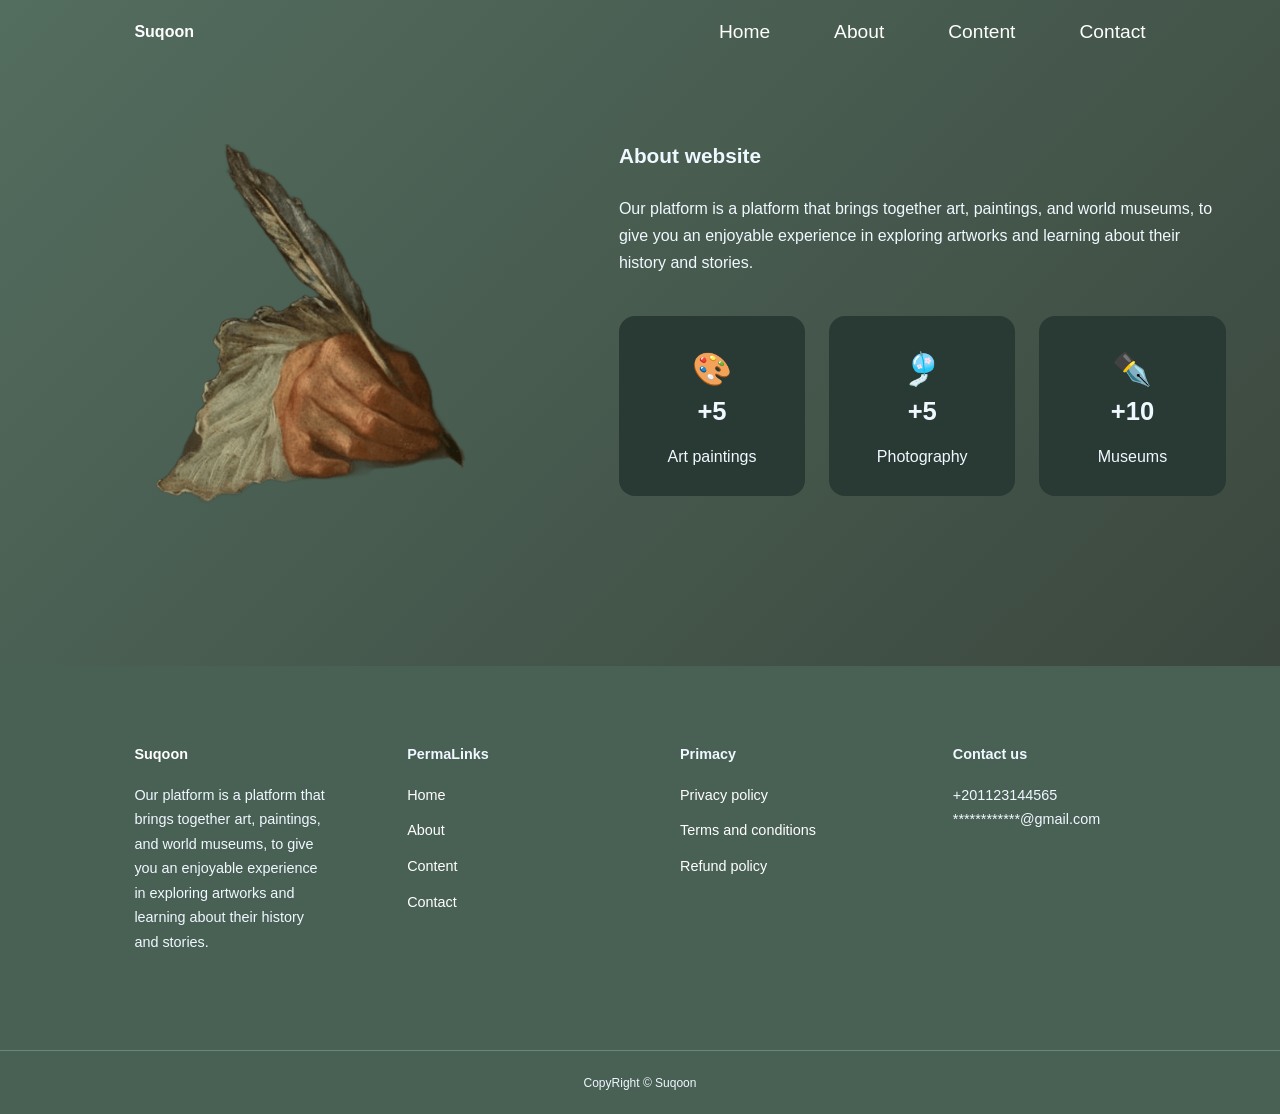
<file: About.html>
<!DOCTYPE html>
<html lang="en">
<head>
    <meta charset="UTF-8">
    <meta name="viewport" content="width=device-width, initial-scale=1.0">
    <title>Suqoon</title>
<!-------------------------------------------------- ICONOUT CDN ---------------------------------------------->
<link rel="stylesheet" href="css-1/fontawesome.min.css">
<link rel="stylesheet" href="css-1/brands.min.css">

<!-------------------------------------------------- ICONOUT CDN ---------------------------------------------->
<link rel="stylesheet" href="./css/style.css">
<link rel="stylesheet" href="./css/About.css">

</head>
<body>
    <nav>
<!-- --------------------------------head------------------------------------ -->
    <div class="container nav_container">
<a href="index.html"><h4>Suqoon</h4></a>
<ul class="nav_menu">
    <li><a href="index.html">Home</a></li>
    <li><a href="About.html">About</a></li>
    <li><a href="Our content.html">Content</a></li>
    <li><a href="Contact us.html">Contact</a></li>
</ul>
<!-- --------------------------------head------------------------------------ -->
 <button id="open-menu-btn"><!-- 1 -->
<i class="fa-solid fa-bars"></i>
</button><!-- 2 -->

 <button id="close-menu-btn"><!-- 1 -->
<i class="fa-solid fa-xmark"></i>
</button><!-- 2 -->

</div><!-- container nav_container -->
    </nav>
<!----------------End nav------------------------------------------------------------------------------------------------------------------>
<!----------------about website------------------------------------------------------------------------------------------------------------------>
<section class="about__website">
    <div class="container about__website-container">
        <div class="about__website-left">
            <img src="imgs/34910.png">
        </div>
        <div class="about__website-right">
            <h1>About website</h1>
            <p>
               Our platform is a platform that brings together art, paintings, and world museums, to give you an enjoyable experience in exploring artworks and learning about their history and stories.            
            </p>
            <div class="about__card">

                <article class="about__cards">
                    <span class="about__icon">
                        🎨
                    </span>
                    <h3>+5</h3>
                    <p>Art paintings</p>
                </article>

                <article class="about__cards">
                    <span class="about__icon">
                        🎐
                    </span>
                    <h3>+5</h3>
                    <p>Photography</p>
                </article>

                <article class="about__cards">
                    <span class="about__icon">
                        ✒️
                    </span>
                    <h3>+10</h3>
                    <p>Museums</p>
                </article>

            </div>
        </div>
    </div>
</section>
<!----------------End about website------------------------------------------------------------------------------------------------------------------>
<!----------------Footer------------------------------------------------------------------------------------------------------------------>
 <footer>
  <div class="container footer__container">

       <div class="footer__1">
        <a href="index.html" class="footer__logo"><h4>Suqoon</h4></a>
        <p>
          Our platform is a platform that brings together art, paintings, and world museums, to give you an enjoyable experience in exploring artworks and learning about their history and stories.
        </p>
       </div>

       <div class="footer__2">
        <h4>PermaLinks</h4>
        <ul class="PermaLinks">
          <li><a href="index.html">Home</a></li>
          <li><a href="About.html">About</a></li>
          <li><a href="Our content.html">Content</a></li>
          <li><a href="Contact us.html">Contact</a></li>
        </ul>
      </div>

       <div class="footer__3">
        <h4>Primacy</h4>
        <ul class="Privacy">
          <li><a href="#">Privacy policy</a></li>
          <li><a href="#">Terms and conditions</a></li>
          <li><a href="#">Refund policy</a></li>
        </ul>
        </div>

       <div class="footer__4">
        <h4>Contact us</h4>
        <div>
          <p>+201123144565</p>
          <p>************@gmail.com</p>
        </div>
        
      </div>
    
  </div>

  <div class="footer__copyright">
      <small>CopyRight &copy; Suqoon </small>
  </div>
    
 </footer>
<!----------------End footer------------------------------------------------------------------------------------------------------------------>
 

<script src="./main.js"></script>


</body>
</html>
</file>
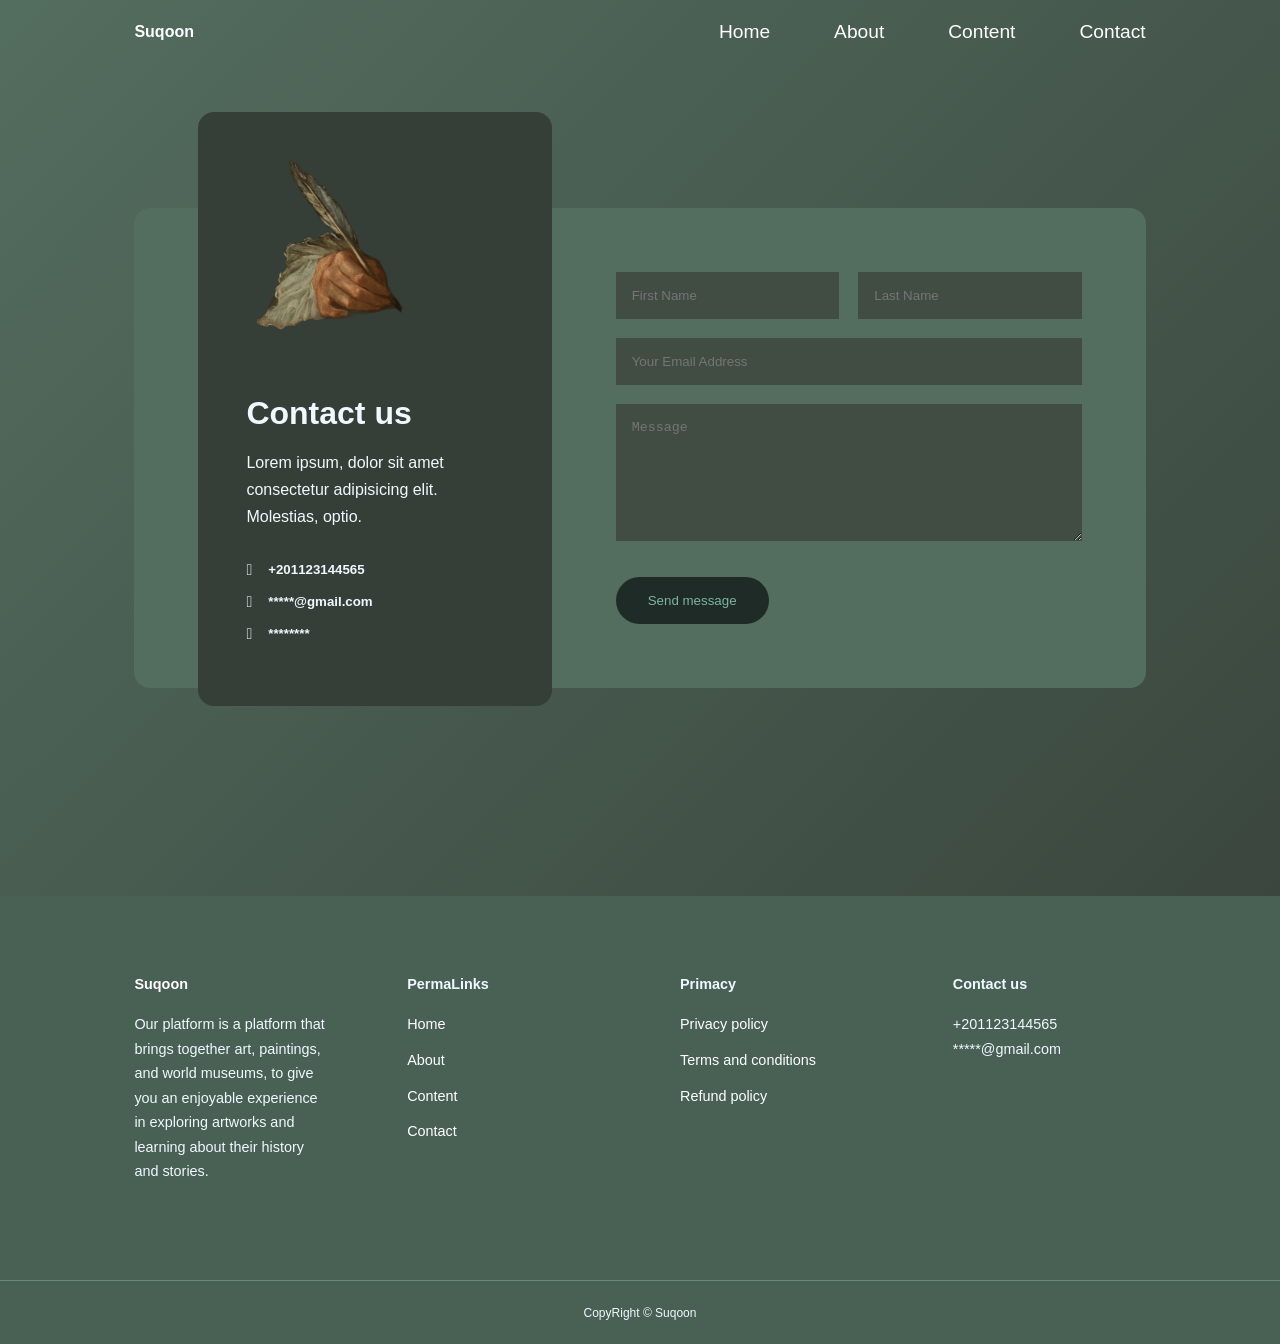
<file: Contact us.html>
<!DOCTYPE html>
<html lang="en">
<head>
    <meta charset="UTF-8">
    <meta name="viewport" content="width=device-width, initial-scale=1.0">
    <title>Suqoon</title>
<!-------------------------------------------------- ICONOUT CDN ---------------------------------------------->
<link rel="stylesheet" href="css-1/fontawesome.min.css">
<link rel="stylesheet" href="css-1/brands.min.css">

<!-------------------------------------------------- ICONOUT CDN ---------------------------------------------->
<link rel="stylesheet" href="./css/style.css">
<link rel="stylesheet" href="./css/Contact us.css">

</head>
<body>
    <nav>
<!-- --------------------------------head------------------------------------ -->
    <div class="container nav_container">
<a href="index.html"><h4>Suqoon</h4></a>
<ul class="nav_menu">
    <li><a href="index.html">Home</a></li>
    <li><a href="About.html">About</a></li>
    <li><a href="Our content.html">Content</a></li>
    <li><a href="Contact us.html">Contact</a></li>
</ul>
<!-- --------------------------------head------------------------------------ -->
 <button id="open-menu-btn"><!-- 1 -->
<i class="fa-solid fa-bars"></i>
</button><!-- 2 -->

 <button id="close-menu-btn"><!-- 1 -->
<i class="fa-solid fa-xmark"></i>
</button><!-- 2 -->

</div><!-- container nav_container -->
    </nav>
<!----------------End nav------------------------------------------------------------------------------------------------------------------>
<!----------------contact------------------------------------------------------------------------------------------------------------------>
<section class="contact">
     <div class="container contact__container">
      <aside class="contact__aside">
        <div class="aside__img">
          <img src="imgs/34910.png">
        </div>
        <h2>Contact us</h2>
        <p>
          Lorem ipsum, dolor sit amet consectetur adipisicing elit. Molestias, optio.
        </p>
        <ul class="contact__details">

          <li>
            <i class="fa-solid fa-phone-volume"></i>
            <h5>+201123144565</h5>
          </li>

          <li>
            <i class="fa-solid fa-envelope"></i>
            <h5>*****@gmail.com</h5>
          </li>

          <li>
            <i class="fa-solid fa-location-dot"></i>
            <h5>********</h5>
          </li>
        </ul>
      </aside>

      <form action="https://formspree.io/f/mgojrzlr"  method ="POST" class="contact__form">
        <div class="form__name">
          <input type="text" name="First Name" placeholder="First Name" required>
          <input type="text" name="Last Name" placeholder="Last Name" required>
        </div>
        <input type="email" name="Email Address" placeholder="Your Email Address" required>
        <textarea name="message" rows="7" placeholder="Message" required></textarea>
        <button type="submit" class="btn btn-primary">Send message</button>
      </form>
     </div>
</section>
<!----------------End contact------------------------------------------------------------------------------------------------------------------>
  <!----------------Footer------------------------------------------------------------------------------------------------------------------>
 <footer>
  <div class="container footer__container">

       <div class="footer__1">
        <a href="index.html" class="footer__logo"><h4>Suqoon</h4></a>
        <p>
          Our platform is a platform that brings together art, paintings, and world museums, to give you an enjoyable experience in exploring artworks and learning about their history and stories.
        </p>
       </div>

       <div class="footer__2">
        <h4>PermaLinks</h4>
        <ul class="PermaLinks">
          <li><a href="index.html">Home</a></li>
          <li><a href="About.html">About</a></li>
          <li><a href="Our content.html">Content</a></li>
          <li><a href="Contact us.html">Contact</a></li>
        </ul>
      </div>

       <div class="footer__3">
        <h4>Primacy</h4>
        <ul class="Privacy">
          <li><a href="#">Privacy policy</a></li>
          <li><a href="#">Terms and conditions</a></li>
          <li><a href="#">Refund policy</a></li>
        </ul>
        </div>

       <div class="footer__4">
        <h4>Contact us</h4>
        <div>
          <p>+201123144565</p>
          <p>*****@gmail.com</p>
        </div>
        
      </div>
    
  </div>

  <div class="footer__copyright">
      <small>CopyRight &copy; Suqoon </small>
  </div>
    
 </footer>
<!----------------End footer------------------------------------------------------------------------------------------------------------------>
 

<script src="./main.js"></script>


</body>
</html>
</file>
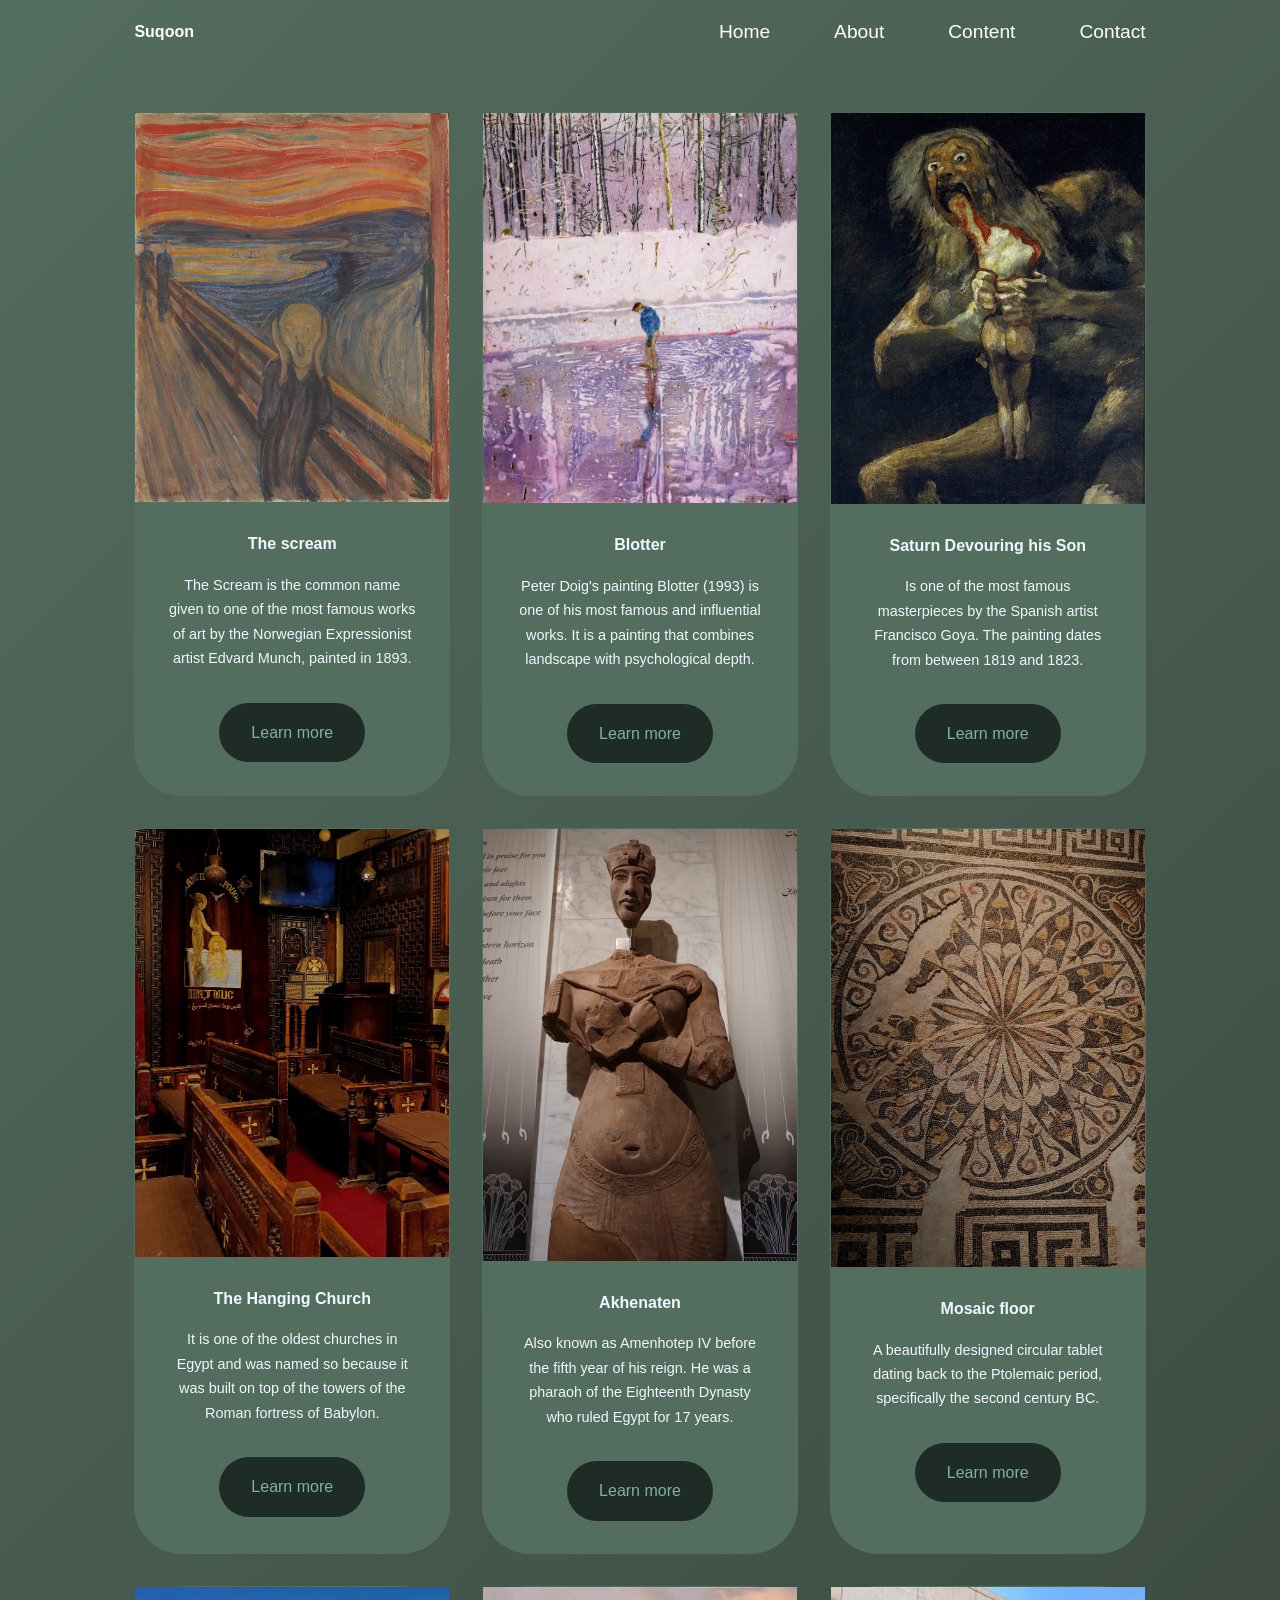
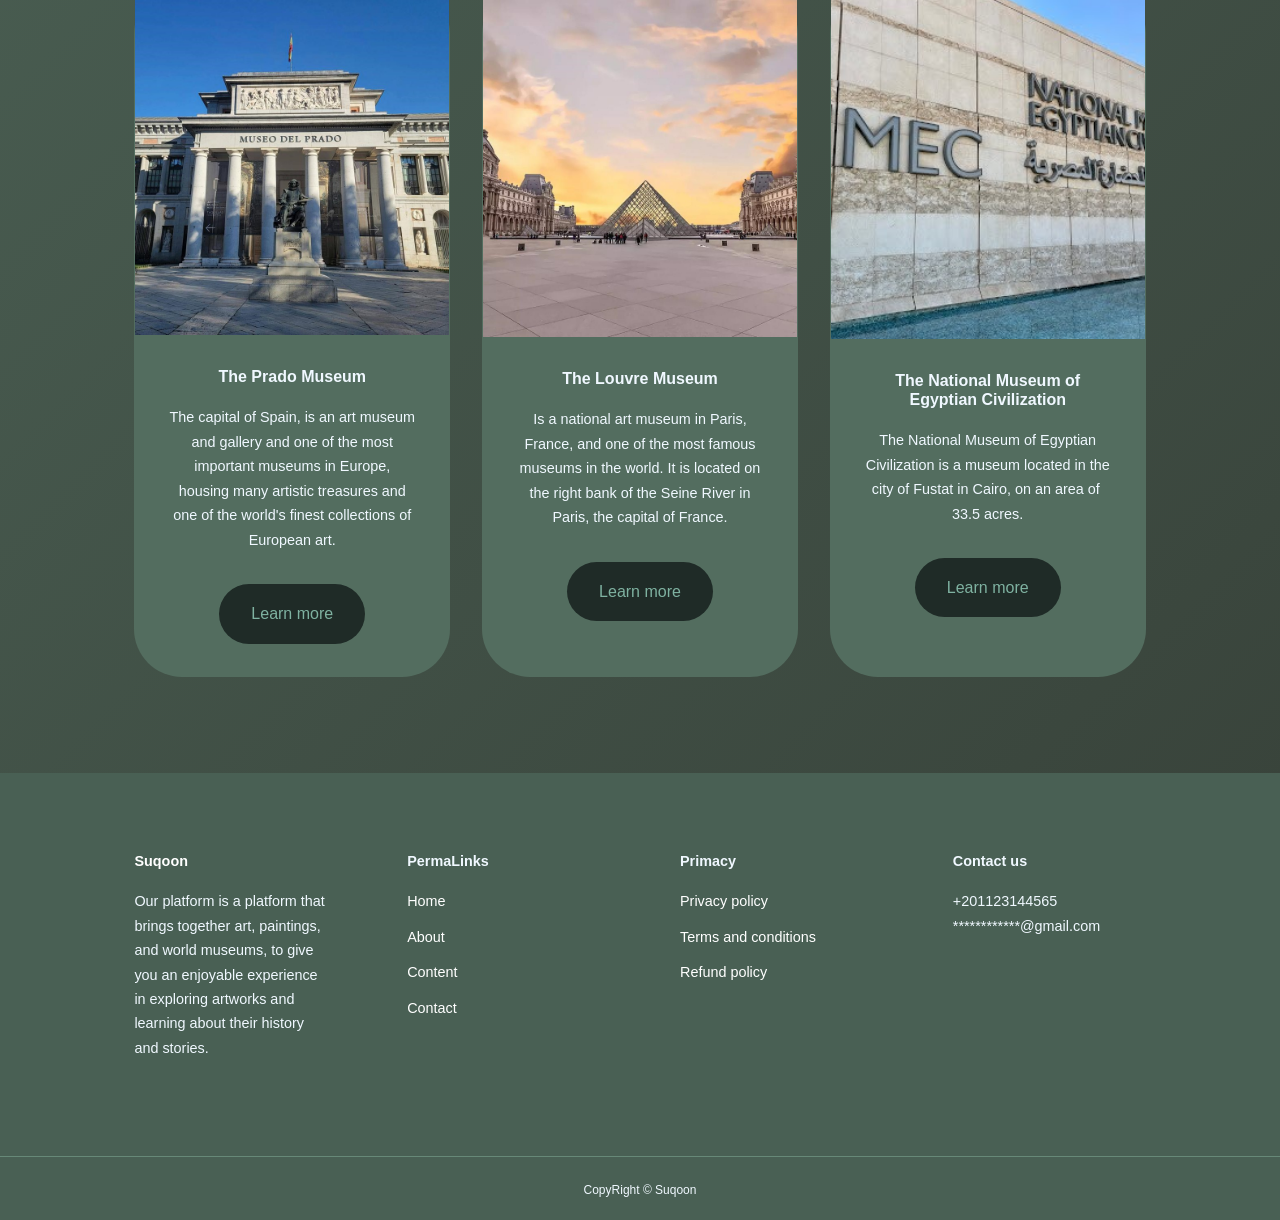
<file: Our content.html>
<!DOCTYPE html>
<html lang="en">
<head>
    <meta charset="UTF-8">
    <meta name="viewport" content="width=device-width, initial-scale=1.0">
    <title>Suqoon</title>
<!-------------------------------------------------- ICONOUT CDN ---------------------------------------------->
<link rel="stylesheet" href="css-1/fontawesome.min.css">
<link rel="stylesheet" href="css-1/brands.min.css">

<!-------------------------------------------------- ICONOUT CDN ---------------------------------------------->
<link rel="stylesheet" href="./css/style.css">
<link rel="stylesheet" href="./css/About.css">
<style>
  .courses{
    margin-top: 1rem;
  }
</style>

</head>
<body>
    <nav>
<!-- --------------------------------head------------------------------------ -->
    <div class="container nav_container">
<a href="index.html"><h4>Suqoon</h4></a>
<ul class="nav_menu">
    <li><a href="index.html">Home</a></li>
    <li><a href="About.html">About</a></li>
    <li><a href="Our content.html">Content</a></li>
    <li><a href="Contact us.html">Contact</a></li>
</ul>
<!-- --------------------------------head------------------------------------ -->
 <button id="open-menu-btn"><!-- 1 -->
<i class="fa-solid fa-bars"></i>
</button><!-- 2 -->

 <button id="close-menu-btn"><!-- 1 -->
<i class="fa-solid fa-xmark"></i>
</button><!-- 2 -->

</div><!-- container nav_container -->
    </nav>
<!----------------End nav------------------------------------------------------------------------------------------------------------------>
<!----------------courses------------------------------------------------------------------------------------------------------------------>
<section class="courses">
  <div class="container courses__container">

    <article class="course">
      <div class="courses__img">
        <img src="imgs/Edvard_Munch,_1893,_The_Scream,_oil,_tempera_and_pastel_on_cardboard,_91_x_73_cm,_National_Gallery_of_Norway.jpg">
      </div>
      <div class="courses__info">
      <h4>The scream</h4>
      <p>The Scream is the common name given to one of the most famous works of art by the Norwegian Expressionist artist Edvard Munch, painted in 1893.</p>
      <a href="Our content.html" class="btn btn-primary">Learn more</a>
      </div>
    </article>

    <article class="course">
      <div class="courses__img">
        <img src="imgs/GRAdyDUXcAA6TQX.jpg">
      </div>
      <div class="courses__info">
      <h4>Blotter</h4>
      <p>Peter Doig's painting Blotter (1993) is one of his most famous and influential works. It is a painting that combines landscape with psychological depth.</p>
      <a href="Our content.html" class="btn btn-primary">Learn more</a>
      </div>
    </article>
    
    <article class="course">
      <div class="courses__img">
        <img src="imgs/website.jpg">
      </div>
      <div class="courses__info">
      <h4>Saturn Devouring his Son</h4>
      <p>Is one of the most famous masterpieces by the Spanish artist Francisco Goya. The painting dates from between 1819 and 1823.</p>
      <a href="Our content.html" class="btn btn-primary">Learn more</a>
      </div>
    </article>

    <article class="course">
      <div class="courses__img">
        <img src="imgs/20260202_152446.jpg">
      </div>
      <div class="courses__info">
      <h4>The Hanging Church</h4>
      <p>It is one of the oldest churches in Egypt and was named so because it was built on top of the towers of the Roman fortress of Babylon.</p>
      <a href="Our content.html" class="btn btn-primary">Learn more</a>
      </div>
    </article>

    <article class="course">
      <div class="courses__img">
        <img src="imgs/20260202_111424.jpg">
      </div>
      <div class="courses__info">
      <h4>Akhenaten</h4>
      <p>Also known as Amenhotep IV before the fifth year of his reign. He was a pharaoh of the Eighteenth Dynasty who ruled Egypt for 17 years.</p>
      <a href="Our content.html" class="btn btn-primary">Learn more</a>
      </div>
    </article>

    <article class="course">
      <div class="courses__img">
        <img src="imgs/20260202_113326.jpg">
      </div>
      <div class="courses__info">
      <h4>Mosaic floor</h4>
      <p>A beautifully designed circular tablet dating back to the Ptolemaic period, specifically the second century BC.</p>
      <a href="Our content.html" class="btn btn-primary">Learn more</a>
      </div>
    </article>

    <article class="course">
      <div class="courses__img">
        <img src="imgs/2La4A2xRHloU5G6NMGIImYGUARDgrQR4xEInXly16gCY-Gw3i1GeU-2LS1pRfCC8itF_trHBk-itKsvwMEhRdDV4DPo_K804DdRCXFflhRFd-2noJUqEnIJAnVEnGCPAkppX80fv_UqRhUu80HfapHYro3LahbGIwc5JuoJeRb0.jpg">
      </div>
      <div class="courses__info">
      <h4>The Prado Museum</h4>
      <p>The capital of Spain, is an art museum and gallery and one of the most important museums in Europe, housing many artistic treasures and one of the world's finest collections of European art.</p>
      <a href="Our content.html" class="btn btn-primary">Learn more</a>
      </div>
    </article>

    <article class="course">
      <div class="courses__img">
        <img src="imgs/mFs9US5dJu9HGAuZVv-SRty2r-7Hlxp37IEeMYACBWUpQdgB2mM8CR4uRyzAxCue9PIxa11liEHAIIUyKOLVExugV5H94W3n4Kn5Ed15-1zf4zO5a5b2VD4QS46t2zZ1QmtX2zEYL9mvTJV7m1vulJDfsmFUH4LwLVNWJ0XWHho.jpg">
      </div>
      <div class="courses__info">
      <h4>The Louvre Museum</h4>
      <p>Is a national art museum in Paris, France, and one of the most famous museums in the world. It is located on the right bank of the Seine River in Paris, the capital of France.</p>
      <a href="Our content.html" class="btn btn-primary">Learn more</a>
      </div>
    </article>

    <article class="course">
      <div class="courses__img">
        <img src="imgs/unnamed.jpg">
      </div>
      <div class="courses__info">
      <h4>The National Museum of Egyptian Civilization</h4>
      <p>The National Museum of Egyptian Civilization is a museum located in the city of Fustat in Cairo, on an area of ​​33.5 acres.</p>
      <a href="Our content.html" class="btn btn-primary">Learn more</a>
      </div>
    </article>      

  </div>

</section>
<!----------------End courses------------------------------------------------------------------------------------------------------------------>

  <!----------------Footer------------------------------------------------------------------------------------------------------------------>
 <footer>
  <div class="container footer__container">

       <div class="footer__1">
        <a href="index.html" class="footer__logo"><h4>Suqoon</h4></a>
        <p>
          Our platform is a platform that brings together art, paintings, and world museums, to give you an enjoyable experience in exploring artworks and learning about their history and stories.
        </p>
       </div>

       <div class="footer__2">
        <h4>PermaLinks</h4>
        <ul class="PermaLinks">
          <li><a href="index.html">Home</a></li>
          <li><a href="About.html">About</a></li>
          <li><a href="Our content.html">Content</a></li>
          <li><a href="Contact us.html">Contact</a></li>
        </ul>
      </div>

       <div class="footer__3">
        <h4>Primacy</h4>
        <ul class="Privacy">
          <li><a href="#">Privacy policy</a></li>
          <li><a href="#">Terms and conditions</a></li>
          <li><a href="#">Refund policy</a></li>
        </ul>
        </div>

       <div class="footer__4">
        <h4>Contact us</h4>
        <div>
          <p>+201123144565</p>
          <p>************@gmail.com</p>
        </div>
        
      </div>
    
  </div>

  <div class="footer__copyright">
      <small>CopyRight &copy; Suqoon </small>
  </div>
    
 </footer>
<!----------------End footer------------------------------------------------------------------------------------------------------------------>
 

<script src="./main.js"></script>


</body>
</html>
</file>
<file: css/style.css>
*{
    margin: 0;
    padding: 0;
    border: 0;
    outline: 0;
    text-decoration: none;
    list-style: none;
    box-sizing: border-box;
}
:root{
    --container-width-lg : 79%;
    --container-width-md : 90%;
    --container-width-sm : 94%;
    
    --transition : all 400ms ease;
}
body{
    font-family:'Gill Sans', 'Gill Sans MT', Calibri, 'Trebuchet MS', sans-serif;
    line-height: 1.7;
    color: aliceblue;
    /* background: linear-gradient(135deg, #0F172A, #1E3A8A); */
    background: linear-gradient(135deg, #536d5f,#363f37);
    cursor: default;
}
.container{
    width: var(--container-width-lg);
    margin: 0 auto;
}
section{
    padding: 6rem 0;
}
section h2{
    text-align: center;
    margin-bottom: 4rem;
}
h1,h2,h3,h4,h5{
    line-height:1.2 ;
}
h1{
    font-size: 2.4rem;
}
h2{
    font-size: 2rem;
}
h3{
    font-size: 1.6rem;
}
h1{
    font-size: 1.3rem;
}
a{
    color:#fff;
}
img{
    width : 100%;
    display : block;
    object-fit: cover;
}
.btn{
    display: inline-block;
     background: #1f2b27;
    color: #7fb2a1;
    border-radius: 30px;
    padding: 1rem 2rem;
    font-weight: 500;
    transition: var(--transition);
}
.btn:hover{
    background:#1f2b279e;
    color: #278968;
    border-radius: 30px;
}
.btn-primary{
    background: #1f2b27;
    color: #7fb2a1;
    border-radius: 30px;    
}
/* ------------------------------------------navar---------------------------------------- */
nav{
    background: transparent;
    width: 100vw;
    height: 4rem;
    position: fixed;
    top: 0;
    z-index: 11;
}
/*change navbar style on scroll using javascript*/
.window-scroll{
    background:#536d5fb8;
    box-shadow: 0 1rem 2rem rgba(0, 0, 0, 0.2);
}
.nav_container{
    height: 100%;
    display: flex;
    justify-content: space-between;
    align-items: center;
}
nav button{
    display: none;
}
.nav_menu{
    display: flex;
    align-items: center;
    gap: 4rem;
}
.nav_menu a{
    font-size: 1.2rem;
    transition: var(--transition);
}
.nav_menu a:hover{
    color: #97d6c1;
}
/* ------------------------------------------end navbar---------------------------------------- */
/* ------------------------------------------header---------------------------------------- */
header{
    position: relative;
    top: 5rem;
    overflow: hidden;
    height: 80vh;
    margin-bottom:5rem ;
}
.h1-header{
    font-size: 25px;
    margin-bottom:15rem 3rem;
}
.header__container{
    display: grid;
    grid-template-columns: 1fr 1fr;
    align-items: center;
    gap: 5rem;
    height: 100%;
    font-size:25px;
}
.header__left p{
    margin: 1rem 0 1.4rem;
    margin-bottom: 15rem 3rem ;
}
/* ------------------------------------------end header---------------------------------------- */
/* ------------------------------------------categories---------------------------------------- */
.categories{
    background:#536d5f;
    height: 25rem;
}
.categories h1{
    line-height: 1;
    margin-bottom: 3rem;
}
.categories__container{
    display: grid;
    grid-template-columns: 40% 60%;
}
.categories__left{
    margin-right: 4rem;
}
.categories__left p{
    margin: 1rem 0 3rem;
}
.categories__right{
    display: grid;
    grid-template-columns: repeat(2,1fr);
    gap: 1.2rem;
    transition: var(--transition);
}
.category{
    background:#363f37;
    padding: 2rem;
    border-radius: 2rem;
}
.category:hover{
    box-shadow: 0 3rem 3rem #1f2b2755;
    z-index: 1;
}
.category__icon{
    padding: 0.7rem;
    border-radius: 0.9rem;
}
.category h5{
    margin: 2rem 0 1rem;
}
.category p{
    font-size: 0.85rem;
}
/* ------------------------------------------end categories---------------------------------------- */
/* ------------------------------------------courses---------------------------------------- */
.courses{
    margin-top: 10rem;
}
.courses__container{
    display: grid;
    grid-template-columns: repeat(3,1fr);
    gap: 2rem;
}
.course{
    background:#536d5f ;
    text-align: center;
    border: 1px solid transparent;
    transition: var(--transition);
    border-radius: 3rem;
}
.course:hover{
    background: transparent;
    border-color: #293934;
}
.courses__info{
    padding: 2rem;
}
.courses__info p{
 margin: 1.2rem 0 2rem;
 font-size: 0.9rem;
}
/* ------------------------------------------End courses---------------------------------------- */
/* ------------------------------------------Artest---------------------------------------- */
.testimonial__container{
    overflow-x: hidden;
    position: relative;
    margin-bottom: 5rem;
}
.testimonial{
    padding-top: 2rem;
}
.avatar{
    width: 6rem;
    height: 6rem;
    border-radius: 50%;
    overflow: hidden;
    margin: 0 auto 1rem;
    border: 1rem solid #536d5f;
}
.testimonial__info{
    text-align: center;
}
.testimonial__body{
    background: #1f2b27;
    padding: 2rem;
    margin-top: 3rem;
    position: relative;
}
.testimonial__body::before{
    content: "";
    display: block;
    background: linear-gradient(135deg,transparent,#1f2b27,#1f2b27);
    width: 3rem;
    height: 3rem;
    position: absolute;
    left: 50%;
    top: -1.5rem;
    transform: rotate(45deg);
}
/* ------------------------------------------End Artest---------------------------------------- */
/* ------------------------------------------Footer---------------------------------------- */
footer{
    background: #496054;
    padding-top: 5rem;
    font-size: 0.9rem;
}
.footer__container{
    display: grid;
    grid-template-columns: repeat(4,1fr);
    gap: 5rem;
}
.footer__container > div h4{
    margin-bottom: 1.2rem;
}
.footer__1 p{
    margin: 1rem 0 2rem;
} 
footer ul li{
    margin-bottom: 0.7rem;
}
footer ul li a:hover{
    text-decoration: underline;
}
.footer__copyright{
    text-align: center;
    margin-top: 4rem;
    padding: 1.2rem 0;
    border-top: 1px solid #678978;
}
/* ------------------------------------------End Footer---------------------------------------- */
/* ------------------------------------------Media queries tablets---------------------------------------- */
@media screen and (max-width : 1024px){
    .container{
        width: 90%;
    }
    h1{
        font-size: 2.2rem;
    }
    h2{
        font-size: 1.7rem;
    }
    h3{
        font-size: 1.4rem;
    }
    h4{
        font-size: 1.2rem;
    }
/* ------------------------------------------end navbar---------------------------------------- */
nav button{
    display: inline-block;
    background: transparent;
    font-size: 1.8rem;
    color: #fff;
    cursor: pointer;
}
nav button#close-menu-btn{
    display: none;
}
.nav_menu{
    position: fixed;
    top: 5rem;
    right: 5%;
    height: fit-content;
    width: 18rem;
    flex-direction: column;
    gap: 0;
    display: none;
}
.nav_menu li{
    width: 100%;
    height: 5.8rem;
    animation: animationNavItems 400ms linear forwards;
    transform-origin: top right;
    opacity: 0;
}
.nav_menu li:nth-child(2){
    animation-delay:200ms ;
}
.nav_menu li:nth-child(3){
    animation-delay:400ms ;
}
.nav_menu li:nth-child(4){
    animation-delay:600ms ;
}
@keyframes animationNavItems {
    0%{
        transform: rotateZ(-90deg);
    }
    100%{
        transform: rotateZ(0);
        opacity: 1;
    }
}
.nav_menu li a{
    background: #536d5f;
    box-shadow: -4rem 6rem 10rem rgba(0, 0, 0, 0.6);
    width: 100%;
    height: 100%;
    display: grid;
    place-items: center;
}
.nav_menu li a:hover{
    background:#363f37;
    color: #fff;
}
/* ------------------------------------------end navbar---------------------------------------- */
/* ------------------------------------------header---------------------------------------- */
header{
    height: 52vh;
    margin-bottom: 4rem;
}
.header__container{
    gap:0;
    padding-bottom: 3rem;
}
/* ------------------------------------------end header---------------------------------------- */
/* ------------------------------------------categories---------------------------------------- */
.categories{
    height: auto;
}
.categories__container{
    grid-template-columns: 1fr;
    gap: 3rem;
}
.categories__left{
    margin-right: 0;
}
/* ------------------------------------------end categories---------------------------------------- */
/* ------------------------------------------courses---------------------------------------- */
.courses{
    margin-top: 0;
}
.courses__container{
    grid-template-columns: 1fr 1fr;
}
/* ------------------------------------------end courses---------------------------------------- */
/* ------------------------------------------footer---------------------------------------- */
.footer__container{
    grid-template-columns: 1fr 1fr;
}
/* ------------------------------------------end footer---------------------------------------- */
}
/* ------------------------------------------End Media queries tablets---------------------------------------- */


/* ------------------------------------------Media queries phone---------------------------------------- */
@media screen and  (max-width:600px){
    .container{
        width: 94%;
    }
/* ------------------------------------------navbar---------------------------------------- */
.nav_menu{
    right: 3%;
}
/* ------------------------------------------end navbar---------------------------------------- */
/* ------------------------------------------header---------------------------------------- */
header{
    height: 100vh;
}
.header__container{
    grid-template-columns: 1fr;
    text-align: center;
}
.header__left p{
    margin-bottom: 1.3rem;
}
/* ------------------------------------------end header---------------------------------------- */
/* ------------------------------------------categories---------------------------------------- */
.categories__right{
    grid-template-columns: 1fr 1fr ;
    gap: 0.7rem;
}
.category{
    padding: 1rem;
    border-radius: 1rem;
}
.category__icon{
    margin-top: 4px;
    display: inline-block;
}
/* ------------------------------------------end categories---------------------------------------- */
/* ------------------------------------------courses---------------------------------------- */
.courses__container{
    grid-template-columns: 1fr;
}
/* ------------------------------------------end courses---------------------------------------- */
/* ------------------------------------------Artes---------------------------------------- */
.testimonial__body{
    padding: 1.2rem;
}
/* ------------------------------------------end Artes---------------------------------------- */
/* ------------------------------------------footer---------------------------------------- */
.footer__container{
    grid-template-columns: 1fr;
    text-align: center;
    gap: 2rem;
}
.footer__1 p{
    margin: 1rem auto;
}
/* ------------------------------------------end footer---------------------------------------- */
}
/* ------------------------------------------End Media queries phone---------------------------------------- */
</file>
<file: css/About.css>
.about__website{
    margin-top: 3rem;
}
.about__website-container{
    display: grid;
    grid-template-columns: 40% 60%;
    gap: 5rem;
}
.about__website-right > p{
    margin: 1.6rem 0 2.5rem;
}
.about__card{
    display: grid;
    grid-template-columns: repeat(3,1fr);
    gap: 1.5rem;
}
.about__cards{
    background: #293934;
    padding: 1.6rem;
    border-radius: 1rem;
    text-align: center;
    transition: var(--transition);
}
.about__cards:hover{
   background: #536d5fdb ;
   box-shadow: 0 1rem rgba(0, 0, 0, 0.2);
}
.about__icon{
    font-size: 2rem;
}
.about__cards p{
    margin-top: 1rem;
}
.about__cards h4{
    margin-top: 1rem;
}
/* ------------------------------------------Media queries tablets---------------------------------------- */
@media screen and  (max-width:1024px){
.about__website{
    margin-top: 2rem;
}
.about__website-container{
    grid-template-columns: 1fr;
    gap: 4rem;
}
.about__website-left{
    width: 80%;
    margin: 0 auto;
}
}
/* ------------------------------------------End Media queries tablets---------------------------------------- */

/* ------------------------------------------Media queries phone---------------------------------------- */
@media screen and  (max-width:600px){
    .about__card{
        grid-template-columns: 1fr 1fr;
        gap: 0.7rem;
    }
}

/* ------------------------------------------End Media queries phone---------------------------------------- */
</file>
<file: css/Contact us.css>
.contact__container{
    background: #536d5f;
    padding: 4rem;
    display: grid;
    grid-template-columns: 40% 60%;
    gap: 4rem;
    height: 30rem;
    margin: 7rem auto;
    border-radius: 1rem;
}
/*------------------------------aside----------------------*/
.contact__aside{
    background: #363f37;
    padding: 3rem;
    border-radius: 1rem;
    position: relative;
    bottom: 10rem;
}
.aside__img{
    width: 12rem;
    margin-bottom: 2rem;
}
.contact__aside h2{
    text-align: left;
    margin-bottom: 1rem;
}
.contact__aside p{
    text-size: 0.9rem;
    margin-bottom: 2rem;
}
.contact__details li{
    display: flex;
    gap: 1rem;
    align-items: center;
    margin-bottom: 1rem;
}
/*------------------------------end aside----------------------*/
/*------------------------------Form----------------------*/
.contact__form{
    display: flex;
    flex-direction: column;
    gap: 1.2rem;
    margin-right: 4rem;
}
.form__name{
    display: flex;
    gap: 1.2rem;
}
.contact__form input[type="text"]{
    width: 50%;
}
input,textarea{
    width: 100%;
    padding: 1rem;
    background: #414d43;
    color: #fff;
}
.contact__form .btn{
    width: max-content;
    margin-top: 1rem;
    cursor: pointer;
}
/*------------------------------end Form----------------------*/
/* ------------------------------------------Media queries tablets---------------------------------------- */
@media screen and  (max-width:1024px){
    .contact{
        /*padding-bottom:0; */
    }
    .contact__container{
        gap: 1.5rem;
        margin-top: 3rem;
        height: auto;
        padding: 1.5rem;
    }
    .contact__aside{
        width: auto;
        padding: 1.5rem;
        bottom: 0;
    }
    .contact__form{
        align-self: center;
        margin-right: 1.5rem;
    }
}
/* ------------------------------------------End Media queries tablets---------------------------------------- */

/* ------------------------------------------Media queries phone---------------------------------------- */
@media screen and  (max-width:600px){
    .contact__container{
        grid-template-columns: 1fr;
        gap: 3rem;
        margin-top: 0;
        padding: 0;
    }
    .contact__form{
        margin: 0 1.5rem 3rem;
    }
    .form__name{
        flex-direction: column;
    }
    .form__name input[type="text"]{
        width: 100%;
    }
}
/* ------------------------------------------End Media queries phone---------------------------------------- */
</file>
<file: css-1/brands.min.css>
/*!
 * Font Awesome Free 6.7.2 by @fontawesome - https://fontawesome.com
 * License - https://fontawesome.com/license/free (Icons: CC BY 4.0, Fonts: SIL OFL 1.1, Code: MIT License)
 * Copyright 2024 Fonticons, Inc.
 */
:host,:root{--fa-style-family-brands:"Font Awesome 6 Brands";--fa-font-brands:normal 400 1em/1 "Font Awesome 6 Brands"}@font-face{font-family:"Font Awesome 6 Brands";font-style:normal;font-weight:400;font-display:block;src:url(../webfonts/fa-brands-400.woff2) format("woff2"),url(../webfonts/fa-brands-400.ttf) format("truetype")}.fa-brands,.fab{font-weight:400}.fa-monero{--fa:"\f3d0"}.fa-hooli{--fa:"\f427"}.fa-yelp{--fa:"\f1e9"}.fa-cc-visa{--fa:"\f1f0"}.fa-lastfm{--fa:"\f202"}.fa-shopware{--fa:"\f5b5"}.fa-creative-commons-nc{--fa:"\f4e8"}.fa-aws{--fa:"\f375"}.fa-redhat{--fa:"\f7bc"}.fa-yoast{--fa:"\f2b1"}.fa-cloudflare{--fa:"\e07d"}.fa-ups{--fa:"\f7e0"}.fa-pixiv{--fa:"\e640"}.fa-wpexplorer{--fa:"\f2de"}.fa-dyalog{--fa:"\f399"}.fa-bity{--fa:"\f37a"}.fa-stackpath{--fa:"\f842"}.fa-buysellads{--fa:"\f20d"}.fa-first-order{--fa:"\f2b0"}.fa-modx{--fa:"\f285"}.fa-guilded{--fa:"\e07e"}.fa-vnv{--fa:"\f40b"}.fa-js-square,.fa-square-js{--fa:"\f3b9"}.fa-microsoft{--fa:"\f3ca"}.fa-qq{--fa:"\f1d6"}.fa-orcid{--fa:"\f8d2"}.fa-java{--fa:"\f4e4"}.fa-invision{--fa:"\f7b0"}.fa-creative-commons-pd-alt{--fa:"\f4ed"}.fa-centercode{--fa:"\f380"}.fa-glide-g{--fa:"\f2a6"}.fa-drupal{--fa:"\f1a9"}.fa-jxl{--fa:"\e67b"}.fa-dart-lang{--fa:"\e693"}.fa-hire-a-helper{--fa:"\f3b0"}.fa-creative-commons-by{--fa:"\f4e7"}.fa-unity{--fa:"\e049"}.fa-whmcs{--fa:"\f40d"}.fa-rocketchat{--fa:"\f3e8"}.fa-vk{--fa:"\f189"}.fa-untappd{--fa:"\f405"}.fa-mailchimp{--fa:"\f59e"}.fa-css3-alt{--fa:"\f38b"}.fa-reddit-square,.fa-square-reddit{--fa:"\f1a2"}.fa-vimeo-v{--fa:"\f27d"}.fa-contao{--fa:"\f26d"}.fa-square-font-awesome{--fa:"\e5ad"}.fa-deskpro{--fa:"\f38f"}.fa-brave{--fa:"\e63c"}.fa-sistrix{--fa:"\f3ee"}.fa-instagram-square,.fa-square-instagram{--fa:"\e055"}.fa-battle-net{--fa:"\f835"}.fa-the-red-yeti{--fa:"\f69d"}.fa-hacker-news-square,.fa-square-hacker-news{--fa:"\f3af"}.fa-edge{--fa:"\f282"}.fa-threads{--fa:"\e618"}.fa-napster{--fa:"\f3d2"}.fa-snapchat-square,.fa-square-snapchat{--fa:"\f2ad"}.fa-google-plus-g{--fa:"\f0d5"}.fa-artstation{--fa:"\f77a"}.fa-markdown{--fa:"\f60f"}.fa-sourcetree{--fa:"\f7d3"}.fa-google-plus{--fa:"\f2b3"}.fa-diaspora{--fa:"\f791"}.fa-foursquare{--fa:"\f180"}.fa-stack-overflow{--fa:"\f16c"}.fa-github-alt{--fa:"\f113"}.fa-phoenix-squadron{--fa:"\f511"}.fa-pagelines{--fa:"\f18c"}.fa-algolia{--fa:"\f36c"}.fa-red-river{--fa:"\f3e3"}.fa-creative-commons-sa{--fa:"\f4ef"}.fa-safari{--fa:"\f267"}.fa-google{--fa:"\f1a0"}.fa-font-awesome-alt,.fa-square-font-awesome-stroke{--fa:"\f35c"}.fa-atlassian{--fa:"\f77b"}.fa-linkedin-in{--fa:"\f0e1"}.fa-digital-ocean{--fa:"\f391"}.fa-nimblr{--fa:"\f5a8"}.fa-chromecast{--fa:"\f838"}.fa-evernote{--fa:"\f839"}.fa-hacker-news{--fa:"\f1d4"}.fa-creative-commons-sampling{--fa:"\f4f0"}.fa-adversal{--fa:"\f36a"}.fa-creative-commons{--fa:"\f25e"}.fa-watchman-monitoring{--fa:"\e087"}.fa-fonticons{--fa:"\f280"}.fa-weixin{--fa:"\f1d7"}.fa-shirtsinbulk{--fa:"\f214"}.fa-codepen{--fa:"\f1cb"}.fa-git-alt{--fa:"\f841"}.fa-lyft{--fa:"\f3c3"}.fa-rev{--fa:"\f5b2"}.fa-windows{--fa:"\f17a"}.fa-wizards-of-the-coast{--fa:"\f730"}.fa-square-viadeo,.fa-viadeo-square{--fa:"\f2aa"}.fa-meetup{--fa:"\f2e0"}.fa-centos{--fa:"\f789"}.fa-adn{--fa:"\f170"}.fa-cloudsmith{--fa:"\f384"}.fa-opensuse{--fa:"\e62b"}.fa-pied-piper-alt{--fa:"\f1a8"}.fa-dribbble-square,.fa-square-dribbble{--fa:"\f397"}.fa-codiepie{--fa:"\f284"}.fa-node{--fa:"\f419"}.fa-mix{--fa:"\f3cb"}.fa-steam{--fa:"\f1b6"}.fa-cc-apple-pay{--fa:"\f416"}.fa-scribd{--fa:"\f28a"}.fa-debian{--fa:"\e60b"}.fa-openid{--fa:"\f19b"}.fa-instalod{--fa:"\e081"}.fa-files-pinwheel{--fa:"\e69f"}.fa-expeditedssl{--fa:"\f23e"}.fa-sellcast{--fa:"\f2da"}.fa-square-twitter,.fa-twitter-square{--fa:"\f081"}.fa-r-project{--fa:"\f4f7"}.fa-delicious{--fa:"\f1a5"}.fa-freebsd{--fa:"\f3a4"}.fa-vuejs{--fa:"\f41f"}.fa-accusoft{--fa:"\f369"}.fa-ioxhost{--fa:"\f208"}.fa-fonticons-fi{--fa:"\f3a2"}.fa-app-store{--fa:"\f36f"}.fa-cc-mastercard{--fa:"\f1f1"}.fa-itunes-note{--fa:"\f3b5"}.fa-golang{--fa:"\e40f"}.fa-kickstarter,.fa-square-kickstarter{--fa:"\f3bb"}.fa-grav{--fa:"\f2d6"}.fa-weibo{--fa:"\f18a"}.fa-uncharted{--fa:"\e084"}.fa-firstdraft{--fa:"\f3a1"}.fa-square-youtube,.fa-youtube-square{--fa:"\f431"}.fa-wikipedia-w{--fa:"\f266"}.fa-rendact,.fa-wpressr{--fa:"\f3e4"}.fa-angellist{--fa:"\f209"}.fa-galactic-republic{--fa:"\f50c"}.fa-nfc-directional{--fa:"\e530"}.fa-skype{--fa:"\f17e"}.fa-joget{--fa:"\f3b7"}.fa-fedora{--fa:"\f798"}.fa-stripe-s{--fa:"\f42a"}.fa-meta{--fa:"\e49b"}.fa-laravel{--fa:"\f3bd"}.fa-hotjar{--fa:"\f3b1"}.fa-bluetooth-b{--fa:"\f294"}.fa-square-letterboxd{--fa:"\e62e"}.fa-sticker-mule{--fa:"\f3f7"}.fa-creative-commons-zero{--fa:"\f4f3"}.fa-hips{--fa:"\f452"}.fa-css{--fa:"\e6a2"}.fa-behance{--fa:"\f1b4"}.fa-reddit{--fa:"\f1a1"}.fa-discord{--fa:"\f392"}.fa-chrome{--fa:"\f268"}.fa-app-store-ios{--fa:"\f370"}.fa-cc-discover{--fa:"\f1f2"}.fa-wpbeginner{--fa:"\f297"}.fa-confluence{--fa:"\f78d"}.fa-shoelace{--fa:"\e60c"}.fa-mdb{--fa:"\f8ca"}.fa-dochub{--fa:"\f394"}.fa-accessible-icon{--fa:"\f368"}.fa-ebay{--fa:"\f4f4"}.fa-amazon{--fa:"\f270"}.fa-unsplash{--fa:"\e07c"}.fa-yarn{--fa:"\f7e3"}.fa-square-steam,.fa-steam-square{--fa:"\f1b7"}.fa-500px{--fa:"\f26e"}.fa-square-vimeo,.fa-vimeo-square{--fa:"\f194"}.fa-asymmetrik{--fa:"\f372"}.fa-font-awesome,.fa-font-awesome-flag,.fa-font-awesome-logo-full{--fa:"\f2b4"}.fa-gratipay{--fa:"\f184"}.fa-apple{--fa:"\f179"}.fa-hive{--fa:"\e07f"}.fa-gitkraken{--fa:"\f3a6"}.fa-keybase{--fa:"\f4f5"}.fa-apple-pay{--fa:"\f415"}.fa-padlet{--fa:"\e4a0"}.fa-amazon-pay{--fa:"\f42c"}.fa-github-square,.fa-square-github{--fa:"\f092"}.fa-stumbleupon{--fa:"\f1a4"}.fa-fedex{--fa:"\f797"}.fa-phoenix-framework{--fa:"\f3dc"}.fa-shopify{--fa:"\e057"}.fa-neos{--fa:"\f612"}.fa-square-threads{--fa:"\e619"}.fa-hackerrank{--fa:"\f5f7"}.fa-researchgate{--fa:"\f4f8"}.fa-swift{--fa:"\f8e1"}.fa-angular{--fa:"\f420"}.fa-speakap{--fa:"\f3f3"}.fa-angrycreative{--fa:"\f36e"}.fa-y-combinator{--fa:"\f23b"}.fa-empire{--fa:"\f1d1"}.fa-envira{--fa:"\f299"}.fa-google-scholar{--fa:"\e63b"}.fa-gitlab-square,.fa-square-gitlab{--fa:"\e5ae"}.fa-studiovinari{--fa:"\f3f8"}.fa-pied-piper{--fa:"\f2ae"}.fa-wordpress{--fa:"\f19a"}.fa-product-hunt{--fa:"\f288"}.fa-firefox{--fa:"\f269"}.fa-linode{--fa:"\f2b8"}.fa-goodreads{--fa:"\f3a8"}.fa-odnoklassniki-square,.fa-square-odnoklassniki{--fa:"\f264"}.fa-jsfiddle{--fa:"\f1cc"}.fa-sith{--fa:"\f512"}.fa-themeisle{--fa:"\f2b2"}.fa-page4{--fa:"\f3d7"}.fa-hashnode{--fa:"\e499"}.fa-react{--fa:"\f41b"}.fa-cc-paypal{--fa:"\f1f4"}.fa-squarespace{--fa:"\f5be"}.fa-cc-stripe{--fa:"\f1f5"}.fa-creative-commons-share{--fa:"\f4f2"}.fa-bitcoin{--fa:"\f379"}.fa-keycdn{--fa:"\f3ba"}.fa-opera{--fa:"\f26a"}.fa-itch-io{--fa:"\f83a"}.fa-umbraco{--fa:"\f8e8"}.fa-galactic-senate{--fa:"\f50d"}.fa-ubuntu{--fa:"\f7df"}.fa-draft2digital{--fa:"\f396"}.fa-stripe{--fa:"\f429"}.fa-houzz{--fa:"\f27c"}.fa-gg{--fa:"\f260"}.fa-dhl{--fa:"\f790"}.fa-pinterest-square,.fa-square-pinterest{--fa:"\f0d3"}.fa-xing{--fa:"\f168"}.fa-blackberry{--fa:"\f37b"}.fa-creative-commons-pd{--fa:"\f4ec"}.fa-playstation{--fa:"\f3df"}.fa-quinscape{--fa:"\f459"}.fa-less{--fa:"\f41d"}.fa-blogger-b{--fa:"\f37d"}.fa-opencart{--fa:"\f23d"}.fa-vine{--fa:"\f1ca"}.fa-signal-messenger{--fa:"\e663"}.fa-paypal{--fa:"\f1ed"}.fa-gitlab{--fa:"\f296"}.fa-typo3{--fa:"\f42b"}.fa-reddit-alien{--fa:"\f281"}.fa-yahoo{--fa:"\f19e"}.fa-dailymotion{--fa:"\e052"}.fa-affiliatetheme{--fa:"\f36b"}.fa-pied-piper-pp{--fa:"\f1a7"}.fa-bootstrap{--fa:"\f836"}.fa-odnoklassniki{--fa:"\f263"}.fa-nfc-symbol{--fa:"\e531"}.fa-mintbit{--fa:"\e62f"}.fa-ethereum{--fa:"\f42e"}.fa-speaker-deck{--fa:"\f83c"}.fa-creative-commons-nc-eu{--fa:"\f4e9"}.fa-patreon{--fa:"\f3d9"}.fa-avianex{--fa:"\f374"}.fa-ello{--fa:"\f5f1"}.fa-gofore{--fa:"\f3a7"}.fa-bimobject{--fa:"\f378"}.fa-brave-reverse{--fa:"\e63d"}.fa-facebook-f{--fa:"\f39e"}.fa-google-plus-square,.fa-square-google-plus{--fa:"\f0d4"}.fa-web-awesome{--fa:"\e682"}.fa-mandalorian{--fa:"\f50f"}.fa-first-order-alt{--fa:"\f50a"}.fa-osi{--fa:"\f41a"}.fa-google-wallet{--fa:"\f1ee"}.fa-d-and-d-beyond{--fa:"\f6ca"}.fa-periscope{--fa:"\f3da"}.fa-fulcrum{--fa:"\f50b"}.fa-cloudscale{--fa:"\f383"}.fa-forumbee{--fa:"\f211"}.fa-mizuni{--fa:"\f3cc"}.fa-schlix{--fa:"\f3ea"}.fa-square-xing,.fa-xing-square{--fa:"\f169"}.fa-bandcamp{--fa:"\f2d5"}.fa-wpforms{--fa:"\f298"}.fa-cloudversify{--fa:"\f385"}.fa-usps{--fa:"\f7e1"}.fa-megaport{--fa:"\f5a3"}.fa-magento{--fa:"\f3c4"}.fa-spotify{--fa:"\f1bc"}.fa-optin-monster{--fa:"\f23c"}.fa-fly{--fa:"\f417"}.fa-square-bluesky{--fa:"\e6a3"}.fa-aviato{--fa:"\f421"}.fa-itunes{--fa:"\f3b4"}.fa-cuttlefish{--fa:"\f38c"}.fa-blogger{--fa:"\f37c"}.fa-flickr{--fa:"\f16e"}.fa-viber{--fa:"\f409"}.fa-soundcloud{--fa:"\f1be"}.fa-digg{--fa:"\f1a6"}.fa-tencent-weibo{--fa:"\f1d5"}.fa-letterboxd{--fa:"\e62d"}.fa-symfony{--fa:"\f83d"}.fa-maxcdn{--fa:"\f136"}.fa-etsy{--fa:"\f2d7"}.fa-facebook-messenger{--fa:"\f39f"}.fa-audible{--fa:"\f373"}.fa-think-peaks{--fa:"\f731"}.fa-bilibili{--fa:"\e3d9"}.fa-erlang{--fa:"\f39d"}.fa-x-twitter{--fa:"\e61b"}.fa-cotton-bureau{--fa:"\f89e"}.fa-dashcube{--fa:"\f210"}.fa-42-group,.fa-innosoft{--fa:"\e080"}.fa-stack-exchange{--fa:"\f18d"}.fa-elementor{--fa:"\f430"}.fa-pied-piper-square,.fa-square-pied-piper{--fa:"\e01e"}.fa-creative-commons-nd{--fa:"\f4eb"}.fa-palfed{--fa:"\f3d8"}.fa-superpowers{--fa:"\f2dd"}.fa-resolving{--fa:"\f3e7"}.fa-xbox{--fa:"\f412"}.fa-square-web-awesome-stroke{--fa:"\e684"}.fa-searchengin{--fa:"\f3eb"}.fa-tiktok{--fa:"\e07b"}.fa-facebook-square,.fa-square-facebook{--fa:"\f082"}.fa-renren{--fa:"\f18b"}.fa-linux{--fa:"\f17c"}.fa-glide{--fa:"\f2a5"}.fa-linkedin{--fa:"\f08c"}.fa-hubspot{--fa:"\f3b2"}.fa-deploydog{--fa:"\f38e"}.fa-twitch{--fa:"\f1e8"}.fa-flutter{--fa:"\e694"}.fa-ravelry{--fa:"\f2d9"}.fa-mixer{--fa:"\e056"}.fa-lastfm-square,.fa-square-lastfm{--fa:"\f203"}.fa-vimeo{--fa:"\f40a"}.fa-mendeley{--fa:"\f7b3"}.fa-uniregistry{--fa:"\f404"}.fa-figma{--fa:"\f799"}.fa-creative-commons-remix{--fa:"\f4ee"}.fa-cc-amazon-pay{--fa:"\f42d"}.fa-dropbox{--fa:"\f16b"}.fa-instagram{--fa:"\f16d"}.fa-cmplid{--fa:"\e360"}.fa-upwork{--fa:"\e641"}.fa-facebook{--fa:"\f09a"}.fa-gripfire{--fa:"\f3ac"}.fa-jedi-order{--fa:"\f50e"}.fa-uikit{--fa:"\f403"}.fa-fort-awesome-alt{--fa:"\f3a3"}.fa-phabricator{--fa:"\f3db"}.fa-ussunnah{--fa:"\f407"}.fa-earlybirds{--fa:"\f39a"}.fa-trade-federation{--fa:"\f513"}.fa-autoprefixer{--fa:"\f41c"}.fa-whatsapp{--fa:"\f232"}.fa-square-upwork{--fa:"\e67c"}.fa-slideshare{--fa:"\f1e7"}.fa-google-play{--fa:"\f3ab"}.fa-viadeo{--fa:"\f2a9"}.fa-line{--fa:"\f3c0"}.fa-google-drive{--fa:"\f3aa"}.fa-servicestack{--fa:"\f3ec"}.fa-simplybuilt{--fa:"\f215"}.fa-bitbucket{--fa:"\f171"}.fa-imdb{--fa:"\f2d8"}.fa-deezer{--fa:"\e077"}.fa-raspberry-pi{--fa:"\f7bb"}.fa-jira{--fa:"\f7b1"}.fa-docker{--fa:"\f395"}.fa-screenpal{--fa:"\e570"}.fa-bluetooth{--fa:"\f293"}.fa-gitter{--fa:"\f426"}.fa-d-and-d{--fa:"\f38d"}.fa-microblog{--fa:"\e01a"}.fa-cc-diners-club{--fa:"\f24c"}.fa-gg-circle{--fa:"\f261"}.fa-pied-piper-hat{--fa:"\f4e5"}.fa-kickstarter-k{--fa:"\f3bc"}.fa-yandex{--fa:"\f413"}.fa-readme{--fa:"\f4d5"}.fa-html5{--fa:"\f13b"}.fa-sellsy{--fa:"\f213"}.fa-square-web-awesome{--fa:"\e683"}.fa-sass{--fa:"\f41e"}.fa-wirsindhandwerk,.fa-wsh{--fa:"\e2d0"}.fa-buromobelexperte{--fa:"\f37f"}.fa-salesforce{--fa:"\f83b"}.fa-octopus-deploy{--fa:"\e082"}.fa-medapps{--fa:"\f3c6"}.fa-ns8{--fa:"\f3d5"}.fa-pinterest-p{--fa:"\f231"}.fa-apper{--fa:"\f371"}.fa-fort-awesome{--fa:"\f286"}.fa-waze{--fa:"\f83f"}.fa-bluesky{--fa:"\e671"}.fa-cc-jcb{--fa:"\f24b"}.fa-snapchat,.fa-snapchat-ghost{--fa:"\f2ab"}.fa-fantasy-flight-games{--fa:"\f6dc"}.fa-rust{--fa:"\e07a"}.fa-wix{--fa:"\f5cf"}.fa-behance-square,.fa-square-behance{--fa:"\f1b5"}.fa-supple{--fa:"\f3f9"}.fa-webflow{--fa:"\e65c"}.fa-rebel{--fa:"\f1d0"}.fa-css3{--fa:"\f13c"}.fa-staylinked{--fa:"\f3f5"}.fa-kaggle{--fa:"\f5fa"}.fa-space-awesome{--fa:"\e5ac"}.fa-deviantart{--fa:"\f1bd"}.fa-cpanel{--fa:"\f388"}.fa-goodreads-g{--fa:"\f3a9"}.fa-git-square,.fa-square-git{--fa:"\f1d2"}.fa-square-tumblr,.fa-tumblr-square{--fa:"\f174"}.fa-trello{--fa:"\f181"}.fa-creative-commons-nc-jp{--fa:"\f4ea"}.fa-get-pocket{--fa:"\f265"}.fa-perbyte{--fa:"\e083"}.fa-grunt{--fa:"\f3ad"}.fa-weebly{--fa:"\f5cc"}.fa-connectdevelop{--fa:"\f20e"}.fa-leanpub{--fa:"\f212"}.fa-black-tie{--fa:"\f27e"}.fa-themeco{--fa:"\f5c6"}.fa-python{--fa:"\f3e2"}.fa-android{--fa:"\f17b"}.fa-bots{--fa:"\e340"}.fa-free-code-camp{--fa:"\f2c5"}.fa-hornbill{--fa:"\f592"}.fa-js{--fa:"\f3b8"}.fa-ideal{--fa:"\e013"}.fa-git{--fa:"\f1d3"}.fa-dev{--fa:"\f6cc"}.fa-sketch{--fa:"\f7c6"}.fa-yandex-international{--fa:"\f414"}.fa-cc-amex{--fa:"\f1f3"}.fa-uber{--fa:"\f402"}.fa-github{--fa:"\f09b"}.fa-php{--fa:"\f457"}.fa-alipay{--fa:"\f642"}.fa-youtube{--fa:"\f167"}.fa-skyatlas{--fa:"\f216"}.fa-firefox-browser{--fa:"\e007"}.fa-replyd{--fa:"\f3e6"}.fa-suse{--fa:"\f7d6"}.fa-jenkins{--fa:"\f3b6"}.fa-twitter{--fa:"\f099"}.fa-rockrms{--fa:"\f3e9"}.fa-pinterest{--fa:"\f0d2"}.fa-buffer{--fa:"\f837"}.fa-npm{--fa:"\f3d4"}.fa-yammer{--fa:"\f840"}.fa-btc{--fa:"\f15a"}.fa-dribbble{--fa:"\f17d"}.fa-stumbleupon-circle{--fa:"\f1a3"}.fa-internet-explorer{--fa:"\f26b"}.fa-stubber{--fa:"\e5c7"}.fa-telegram,.fa-telegram-plane{--fa:"\f2c6"}.fa-old-republic{--fa:"\f510"}.fa-odysee{--fa:"\e5c6"}.fa-square-whatsapp,.fa-whatsapp-square{--fa:"\f40c"}.fa-node-js{--fa:"\f3d3"}.fa-edge-legacy{--fa:"\e078"}.fa-slack,.fa-slack-hash{--fa:"\f198"}.fa-medrt{--fa:"\f3c8"}.fa-usb{--fa:"\f287"}.fa-tumblr{--fa:"\f173"}.fa-vaadin{--fa:"\f408"}.fa-quora{--fa:"\f2c4"}.fa-square-x-twitter{--fa:"\e61a"}.fa-reacteurope{--fa:"\f75d"}.fa-medium,.fa-medium-m{--fa:"\f23a"}.fa-amilia{--fa:"\f36d"}.fa-mixcloud{--fa:"\f289"}.fa-flipboard{--fa:"\f44d"}.fa-viacoin{--fa:"\f237"}.fa-critical-role{--fa:"\f6c9"}.fa-sitrox{--fa:"\e44a"}.fa-discourse{--fa:"\f393"}.fa-joomla{--fa:"\f1aa"}.fa-mastodon{--fa:"\f4f6"}.fa-airbnb{--fa:"\f834"}.fa-wolf-pack-battalion{--fa:"\f514"}.fa-buy-n-large{--fa:"\f8a6"}.fa-gulp{--fa:"\f3ae"}.fa-creative-commons-sampling-plus{--fa:"\f4f1"}.fa-strava{--fa:"\f428"}.fa-ember{--fa:"\f423"}.fa-canadian-maple-leaf{--fa:"\f785"}.fa-teamspeak{--fa:"\f4f9"}.fa-pushed{--fa:"\f3e1"}.fa-wordpress-simple{--fa:"\f411"}.fa-nutritionix{--fa:"\f3d6"}.fa-wodu{--fa:"\e088"}.fa-google-pay{--fa:"\e079"}.fa-intercom{--fa:"\f7af"}.fa-zhihu{--fa:"\f63f"}.fa-korvue{--fa:"\f42f"}.fa-pix{--fa:"\e43a"}.fa-steam-symbol{--fa:"\f3f6"}
</file>
